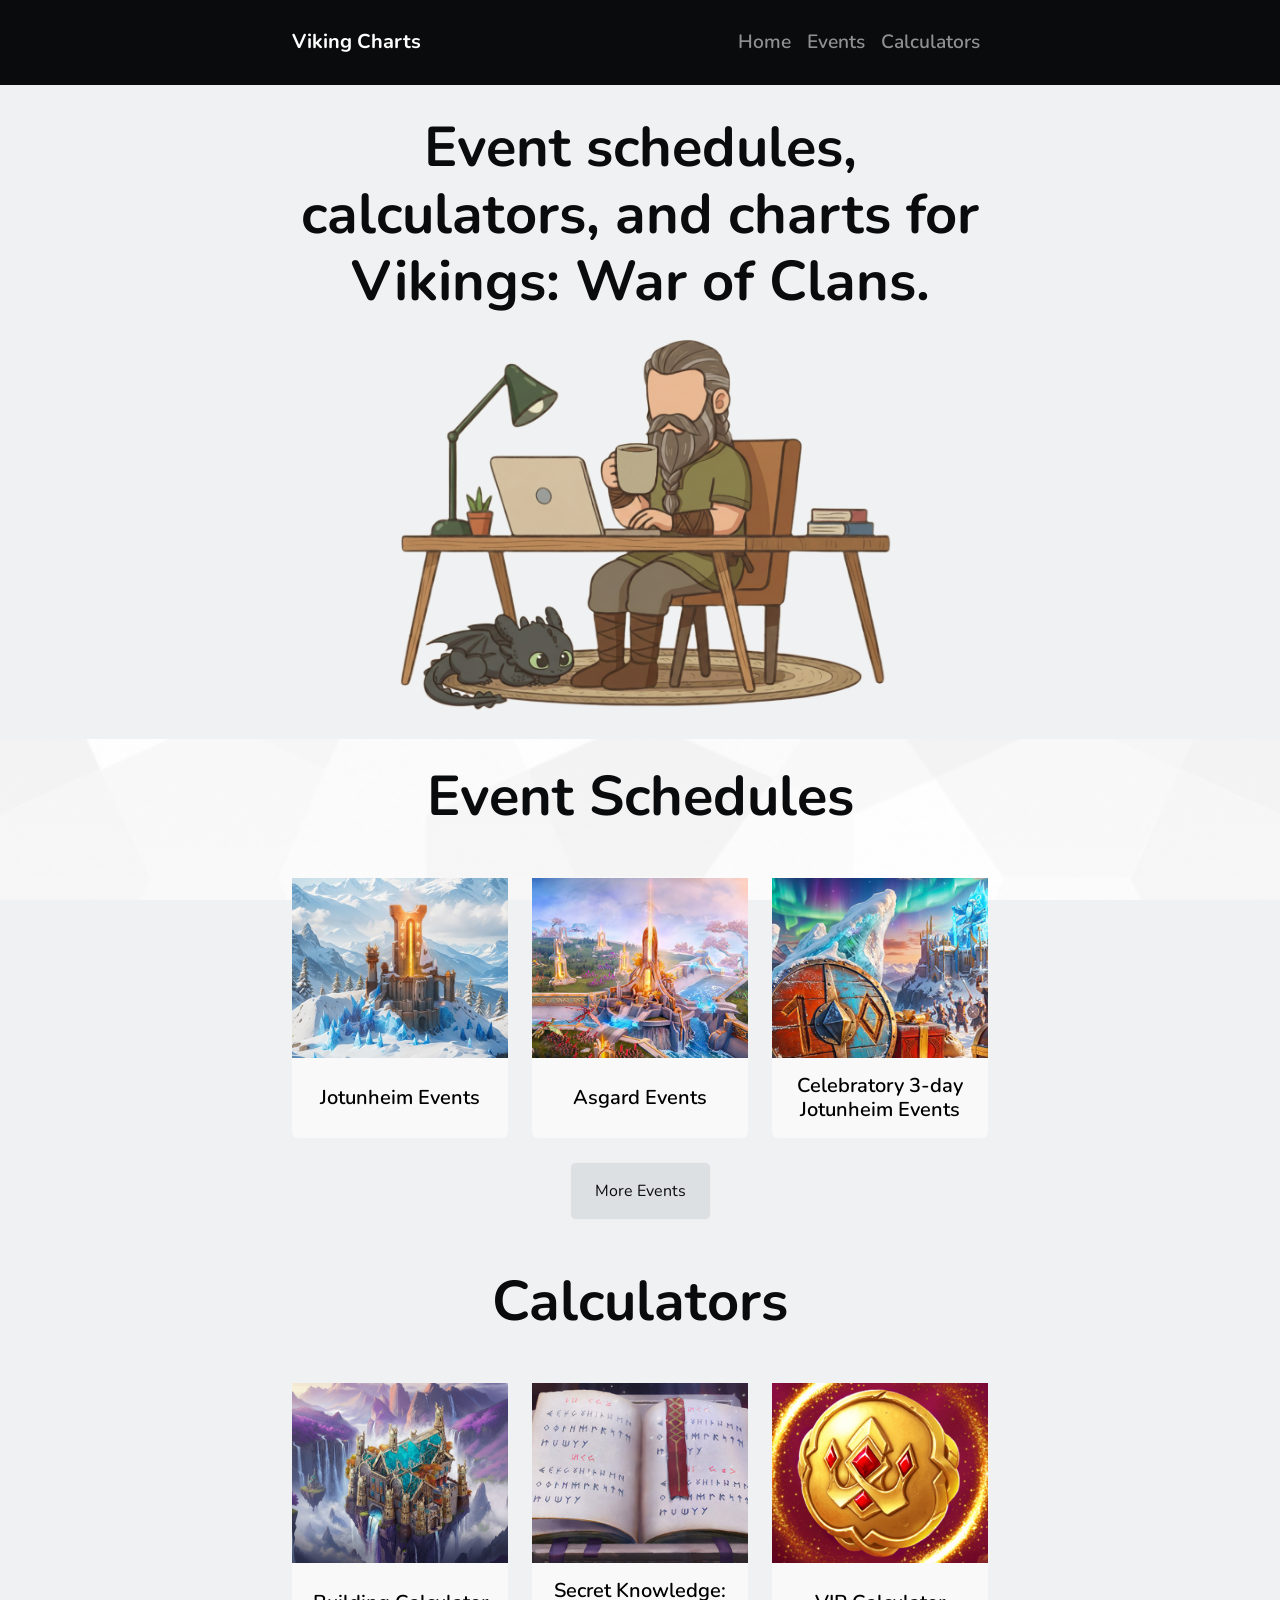
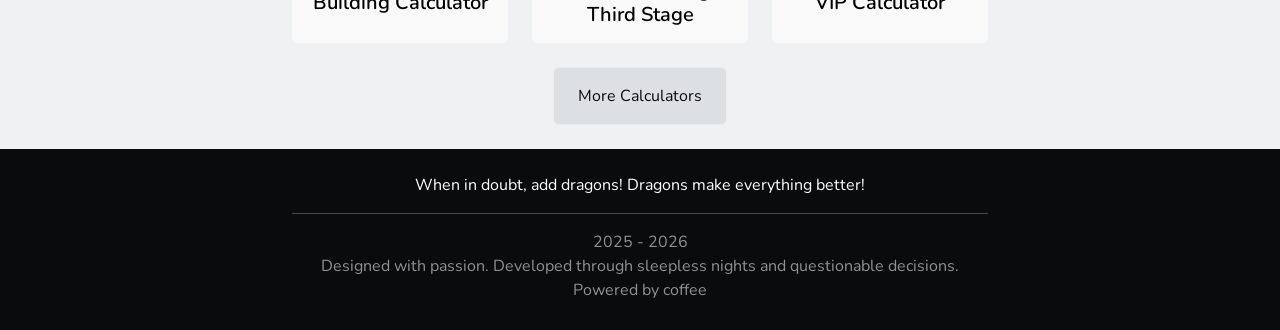
<file: index.html>
<!doctype html><html lang=en><head><meta charset=utf-8><meta name=viewport content="width=device-width,initial-scale=1"><title>Viking Charts | Viking Charts</title><meta name=theme-color content="#ffffff"><link rel=icon type=image/png sizes=96x96 href=https://vikingcharts.github.io/favicon-96x96.png><link rel=icon type=image/svg+xml href=https://vikingcharts.github.io/favicon.svg><link rel="shortcut icon" href=https://vikingcharts.github.io/favicon.ico><link rel=apple-touch-icon sizes=180x180 href=https://vikingcharts.github.io/apple-touch-icon.png><meta name=apple-mobile-web-app-title content="Viking Charts"><link rel=manifest href=https://vikingcharts.github.io/site.webmanifest><meta name=description content="Event schedules, calculators, and strategy charts for Vikings: War of Clans."><title>Viking Charts</title><meta name=description content="Event schedules, calculators, and strategy charts for Vikings: War of Clans."><link rel=canonical href=https://vikingcharts.github.io/><meta property="og:title" content="Viking Charts"><meta property="og:description" content="Event schedules, calculators, and strategy charts for Vikings: War of Clans."><meta property="og:url" content="https://vikingcharts.github.io/"><meta property="og:type" content="website"><meta property="og:image" content="https://vikingcharts.github.io/images/preview.png"><meta property="og:site_name" content="Viking Charts"><link rel=canonical href=https://vikingcharts.github.io/><link rel=preconnect href=https://fonts.googleapis.com><link rel=preconnect href=https://fonts.gstatic.com crossorigin><link rel=stylesheet href="https://fonts.googleapis.com/css2?family=Nunito:wght@400;600;700&family=Quicksand:wght@400;600&display=swap"><link href=https://cdn.jsdelivr.net/npm/bootstrap@5.3.3/dist/css/bootstrap.min.css rel=stylesheet><link href=https://cdn.jsdelivr.net/npm/bootstrap-icons@1.11.3/font/bootstrap-icons.css rel=stylesheet><link rel=stylesheet href=https://vikingcharts.github.io/scss/style.min.css></head><body class="d-flex flex-column min-vh-100"><header class="navbar navbar-expand-lg bg-dark py-3 fixed-top" data-bs-theme=dark role=banner><section class="container d-flex align-items-center justify-content-between"><a class="navbar-brand d-flex align-items-center fw-bold" href=https://vikingcharts.github.io/><span>Viking Charts</span>
</a><button id=menu-toggle class="btn p-0 border-0 bg-transparent d-lg-none" type=button aria-label="Toggle navigation">
<svg id="show-button" width="28" height="28" viewBox="0 0 20 20" fill="currentColor"><title>Menu Open</title><path d="M0 3h20v2H0V3zm0 6h20v2H0V9zm0 6h20v2H0V15z"/></svg>
<svg id="hide-button" class="d-none" width="28" height="28" viewBox="0 0 20 20" fill="currentColor"><title>Menu Close</title><line x1="4" y1="4" x2="16" y2="16" stroke="currentColor" stroke-width="2"/><line x1="16" y1="4" x2="4" y2="16" stroke="currentColor" stroke-width="2"/></svg></button><div class="collapse navbar-collapse justify-content-end" id=navbarNav><ul class="navbar-nav ms-auto nav-big"><li class=nav-item><a class=nav-link href=https://vikingcharts.github.io/>Home</a></li><li class=nav-item><a class=nav-link href=https://vikingcharts.github.io/events/>Events</a></li><li class=nav-item><a class=nav-link href=https://vikingcharts.github.io/calculators/>Calculators</a></li></ul></div></section></header><main id=main-content role=main><section class="container text-center front-lead py-4" role=region aria-label="Page Main"><h1 class="main-text display-4 fw-bold">Event schedules, calculators, and charts for Vikings: War of Clans.</h1><div class=main-lead></div></section><section class="front-events front-section text-center py-4" aria-labelledby=front-events-heading><div class=container><h2 id=front-events-heading class="display-4 fw-bold">Event Schedules</h2><div class="row row-cols-1 row-cols-md-3 g-4 justify-content-center mt-4"><div class=d-flex><article class="card d-flex h-100 flex-column position-relative"><img src=https://vikingcharts.github.io/images/events/jot-header.jpg class=card-img-top alt="Viking Charts"><div class="card-body d-flex flex-column justify-content-center text-center"><h3 class="card-title h5 mb-0"><a href=https://vikingcharts.github.io/events/jotunheim-events/ class="stretched-link text-decoration-none text-black">Jotunheim Events</a></h3></div></article></div><div class=d-flex><article class="card d-flex h-100 flex-column position-relative"><img src=https://vikingcharts.github.io/images/events/asgard-header.jpg class=card-img-top alt="Viking Charts"><div class="card-body d-flex flex-column justify-content-center text-center"><h3 class="card-title h5 mb-0"><a href=https://vikingcharts.github.io/events/asgard-events/ class="stretched-link text-decoration-none text-black">Asgard Events</a></h3></div></article></div><div class=d-flex><article class="card d-flex h-100 flex-column position-relative"><img src=https://vikingcharts.github.io/images/events/celeb-jotunheim-header.jpg class=card-img-top alt="Viking Charts"><div class="card-body d-flex flex-column justify-content-center text-center"><h3 class="card-title h5 mb-0"><a href=https://vikingcharts.github.io/events/celeb-jotunheim-events/ class="stretched-link text-decoration-none text-black">Celebratory 3-day Jotunheim Events</a></h3></div></article></div></div><div class=mt-4><a href=https://vikingcharts.github.io/events/ class="btn btn-outline-secondary btn-more-events button-click">More Events</a></div></div></section><section class="front-calculators front-section text-center py-4" aria-labelledby=front-calculators-heading><div class=container><h2 id=front-calculators-heading class="display-4 fw-bold">Calculators</h2><div class="row row-cols-1 row-cols-md-3 g-4 justify-content-center mt-4"><div class=d-flex><article class="card d-flex h-100 flex-column position-relative"><img src=https://vikingcharts.github.io/images/calculators/building-header.jpg class=card-img-top alt="Viking Charts"><div class="card-body d-flex flex-column justify-content-center text-center"><h3 class="card-title h5 mb-0"><a href=https://vikingcharts.github.io/calculators/building-calculator/ class="stretched-link text-decoration-none text-black">Building Calculator</a></h3></div></article></div><div class=d-flex><article class="card d-flex h-100 flex-column position-relative"><img src=https://vikingcharts.github.io/images/calculators/secretknowledge-header.jpg class=card-img-top alt="Viking Charts"><div class="card-body d-flex flex-column justify-content-center text-center"><h3 class="card-title h5 mb-0"><a href=https://vikingcharts.github.io/calculators/secret-knowledge-calculator/ class="stretched-link text-decoration-none text-black">Secret Knowledge: Third Stage</a></h3></div></article></div><div class=d-flex><article class="card d-flex h-100 flex-column position-relative"><img src=https://vikingcharts.github.io/images/calculators/vip-header.jpg class=card-img-top alt="Viking Charts"><div class="card-body d-flex flex-column justify-content-center text-center"><h3 class="card-title h5 mb-0"><a href=https://vikingcharts.github.io/calculators/vip-calculator/ class="stretched-link text-decoration-none text-black">VIP Calculator</a></h3></div></article></div></div><div class=mt-4><a href=https://vikingcharts.github.io/calculators/ class="btn btn-outline-secondary btn-more-calculators button-click">More Calculators</a></div></div></section></main><footer class="footer bg-dark text-white py-4 mt-auto"><div class="container text-center"><p>When in doubt, add dragons! Dragons make everything better!</p><hr><p class="mb-1 credit">2025 - 2026<br>Designed with passion. Developed through sleepless nights and questionable decisions. Powered by coffee</p></div></footer><script src=https://cdn.jsdelivr.net/npm/bootstrap@5.3.3/dist/js/bootstrap.bundle.min.js></script><script src=https://vikingcharts.github.io/js/menu-toggle.min.js defer></script><script src=https://vikingcharts.github.io/js/scrollbar.min.js defer></script></body></html>
</file>
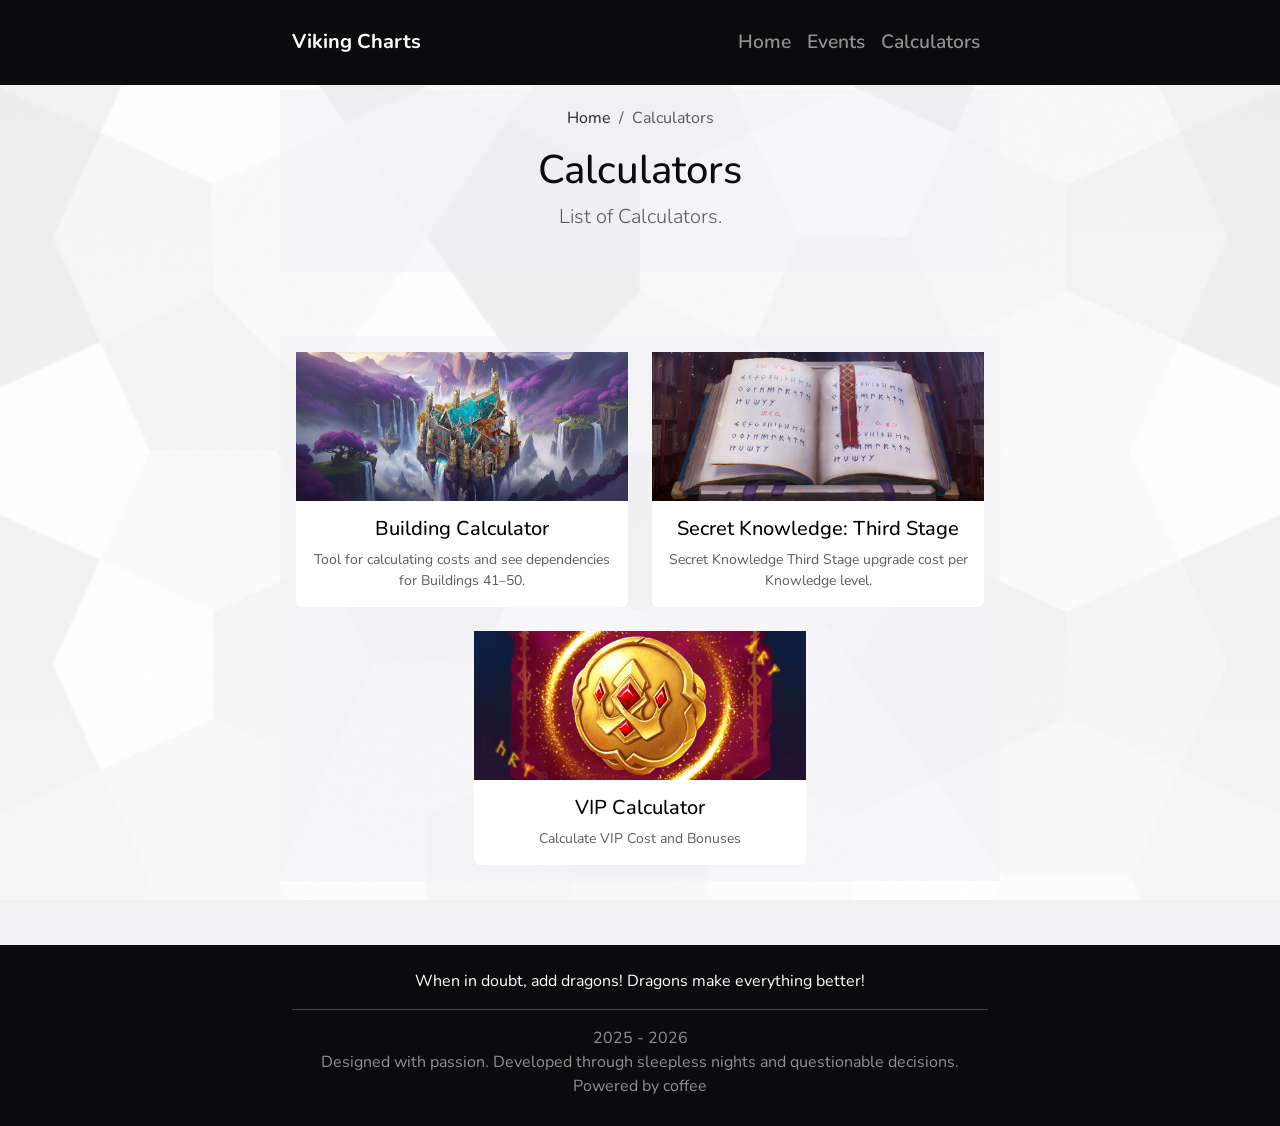
<file: calculators/index.html>
<!doctype html><html lang=en><head><meta charset=utf-8><meta name=viewport content="width=device-width,initial-scale=1"><title>Calculators | Viking Charts</title><meta name=theme-color content="#ffffff"><link rel=icon type=image/png sizes=96x96 href=https://vikingcharts.github.io/favicon-96x96.png><link rel=icon type=image/svg+xml href=https://vikingcharts.github.io/favicon.svg><link rel="shortcut icon" href=https://vikingcharts.github.io/favicon.ico><link rel=apple-touch-icon sizes=180x180 href=https://vikingcharts.github.io/apple-touch-icon.png><meta name=apple-mobile-web-app-title content="Viking Charts"><link rel=manifest href=https://vikingcharts.github.io/site.webmanifest><meta name=description content="Event schedules, calculators, and strategy charts for Vikings: War of Clans."><title>Calculators | Viking Charts</title><meta name=description content="List of Calculators"><link rel=canonical href=https://vikingcharts.github.io/calculators/><meta property="og:title" content="Calculators"><meta property="og:description" content="List of Calculators"><meta property="og:url" content="https://vikingcharts.github.io/calculators/"><meta property="og:type" content="website"><meta property="og:image" content="https://vikingcharts.github.io/images/preview.png"><meta property="og:site_name" content="Viking Charts"><link rel=canonical href=https://vikingcharts.github.io/calculators/><link rel=preconnect href=https://fonts.googleapis.com><link rel=preconnect href=https://fonts.gstatic.com crossorigin><link rel=stylesheet href="https://fonts.googleapis.com/css2?family=Nunito:wght@400;600;700&family=Quicksand:wght@400;600&display=swap"><link href=https://cdn.jsdelivr.net/npm/bootstrap@5.3.3/dist/css/bootstrap.min.css rel=stylesheet><link href=https://cdn.jsdelivr.net/npm/bootstrap-icons@1.11.3/font/bootstrap-icons.css rel=stylesheet><link rel=stylesheet href=https://vikingcharts.github.io/scss/style.min.css></head><body class="d-flex flex-column min-vh-100 single-page single-calculators"><header class="navbar navbar-expand-lg bg-dark py-3 fixed-top" data-bs-theme=dark role=banner><section class="container d-flex align-items-center justify-content-between"><a class="navbar-brand d-flex align-items-center fw-bold" href=https://vikingcharts.github.io/><span>Viking Charts</span>
</a><button id=menu-toggle class="btn p-0 border-0 bg-transparent d-lg-none" type=button aria-label="Toggle navigation">
<svg id="show-button" width="28" height="28" viewBox="0 0 20 20" fill="currentColor"><title>Menu Open</title><path d="M0 3h20v2H0V3zm0 6h20v2H0V9zm0 6h20v2H0V15z"/></svg>
<svg id="hide-button" class="d-none" width="28" height="28" viewBox="0 0 20 20" fill="currentColor"><title>Menu Close</title><line x1="4" y1="4" x2="16" y2="16" stroke="currentColor" stroke-width="2"/><line x1="16" y1="4" x2="4" y2="16" stroke="currentColor" stroke-width="2"/></svg></button><div class="collapse navbar-collapse justify-content-end" id=navbarNav><ul class="navbar-nav ms-auto nav-big"><li class=nav-item><a class=nav-link href=https://vikingcharts.github.io/>Home</a></li><li class=nav-item><a class=nav-link href=https://vikingcharts.github.io/events/>Events</a></li><li class=nav-item><a class=nav-link href=https://vikingcharts.github.io/calculators/>Calculators</a></li></ul></div></section></header><main id=main-content role=main><section class="page-calculators bg-section"><div class=container><nav aria-label=breadcrumb class=mb-2><ol class="breadcrumb justify-content-center"><li class=breadcrumb-item><a href=https://vikingcharts.github.io/>Home</a></li><li class="breadcrumb-item active" aria-current=page>Calculators</li></ol></nav><header class="page-header text-center mb-4"><h1 class=page-title>Calculators</h1><p class="lead text-muted mb-2">List of Calculators.</p></header></div></section><section class="page-calculators-section py-5 bg-event-list"><div class=container><div class="page-calculators-list row g-4 justify-content-center"><div class="col-12 col-md-6 d-flex"><article class="card flex-fill h-100 border-0"><img src=https://vikingcharts.github.io/images/calculators/building-header.jpg class="card-img-left img-fluid" alt=Calculators><div class="card-body d-flex flex-column justify-content-center text-center"><h2 class="h5 card-title mb-2"><a href=https://vikingcharts.github.io/calculators/building-calculator/ class="stretched-link text-decoration-none text-black">Building Calculator</a></h2><p class="card-text text-muted small">Tool for calculating costs and see dependencies for Buildings 41–50.</p></div></article></div><div class="col-12 col-md-6 d-flex"><article class="card flex-fill h-100 border-0"><img src=https://vikingcharts.github.io/images/calculators/secretknowledge-header.jpg class="card-img-left img-fluid" alt=Calculators><div class="card-body d-flex flex-column justify-content-center text-center"><h2 class="h5 card-title mb-2"><a href=https://vikingcharts.github.io/calculators/secret-knowledge-calculator/ class="stretched-link text-decoration-none text-black">Secret Knowledge: Third Stage</a></h2><p class="card-text text-muted small">Secret Knowledge Third Stage upgrade cost per Knowledge level.</p></div></article></div><div class="col-12 col-md-6 d-flex"><article class="card flex-fill h-100 border-0"><img src=https://vikingcharts.github.io/images/calculators/vip-header.jpg class="card-img-left img-fluid" alt=Calculators><div class="card-body d-flex flex-column justify-content-center text-center"><h2 class="h5 card-title mb-2"><a href=https://vikingcharts.github.io/calculators/vip-calculator/ class="stretched-link text-decoration-none text-black">VIP Calculator</a></h2><p class="card-text text-muted small">Calculate VIP Cost and Bonuses</p></div></article></div></div></div></section></main><footer class="footer bg-dark text-white py-4 mt-auto"><div class="container text-center"><p>When in doubt, add dragons! Dragons make everything better!</p><hr><p class="mb-1 credit">2025 - 2026<br>Designed with passion. Developed through sleepless nights and questionable decisions. Powered by coffee</p></div></footer><script src=https://cdn.jsdelivr.net/npm/bootstrap@5.3.3/dist/js/bootstrap.bundle.min.js></script><script src=https://vikingcharts.github.io/js/menu-toggle.min.js defer></script><script src=https://vikingcharts.github.io/js/scrollbar.min.js defer></script></body></html>
</file>
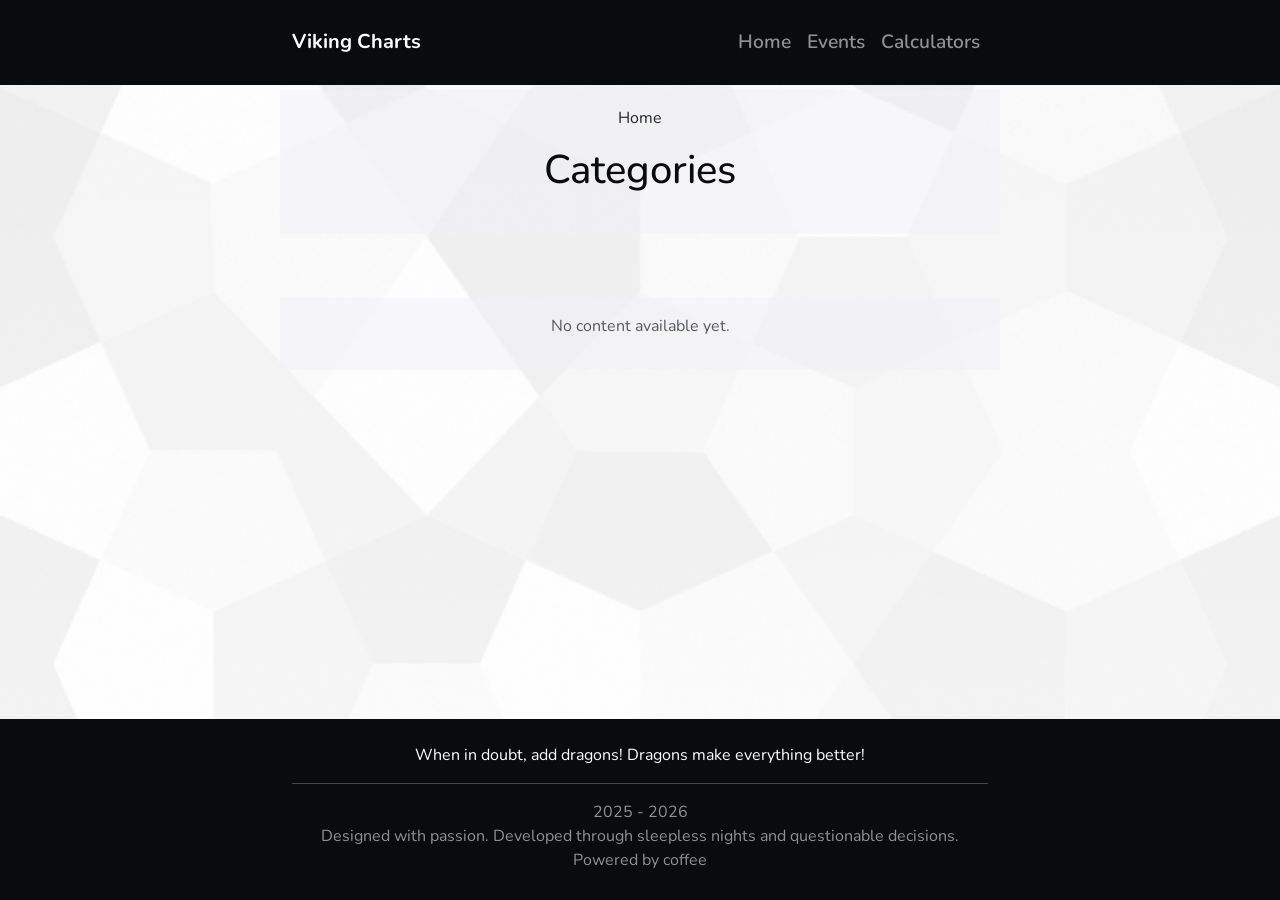
<file: categories/index.html>
<!doctype html><html lang=en><head><meta charset=utf-8><meta name=viewport content="width=device-width,initial-scale=1"><title>Categories | Viking Charts</title><meta name=theme-color content="#ffffff"><link rel=icon type=image/png sizes=96x96 href=https://vikingcharts.github.io/favicon-96x96.png><link rel=icon type=image/svg+xml href=https://vikingcharts.github.io/favicon.svg><link rel="shortcut icon" href=https://vikingcharts.github.io/favicon.ico><link rel=apple-touch-icon sizes=180x180 href=https://vikingcharts.github.io/apple-touch-icon.png><meta name=apple-mobile-web-app-title content="Viking Charts"><link rel=manifest href=https://vikingcharts.github.io/site.webmanifest><meta name=description content="Event schedules, calculators, and strategy charts for Vikings: War of Clans."><title>Categories | Viking Charts</title><meta name=description content="Event schedules, calculators, and strategy charts for Vikings: War of Clans."><link rel=canonical href=https://vikingcharts.github.io/categories/><meta property="og:title" content="Categories"><meta property="og:description" content="Event schedules, calculators, and strategy charts for Vikings: War of Clans."><meta property="og:url" content="https://vikingcharts.github.io/categories/"><meta property="og:type" content="website"><meta property="og:image" content="https://vikingcharts.github.io/images/preview.png"><meta property="og:site_name" content="Viking Charts"><link rel=canonical href=https://vikingcharts.github.io/categories/><link rel=preconnect href=https://fonts.googleapis.com><link rel=preconnect href=https://fonts.gstatic.com crossorigin><link rel=stylesheet href="https://fonts.googleapis.com/css2?family=Nunito:wght@400;600;700&family=Quicksand:wght@400;600&display=swap"><link href=https://cdn.jsdelivr.net/npm/bootstrap@5.3.3/dist/css/bootstrap.min.css rel=stylesheet><link href=https://cdn.jsdelivr.net/npm/bootstrap-icons@1.11.3/font/bootstrap-icons.css rel=stylesheet><link rel=stylesheet href=https://vikingcharts.github.io/scss/style.min.css></head><body class="d-flex flex-column min-vh-100 single-page single-categories"><header class="navbar navbar-expand-lg bg-dark py-3 fixed-top" data-bs-theme=dark role=banner><section class="container d-flex align-items-center justify-content-between"><a class="navbar-brand d-flex align-items-center fw-bold" href=https://vikingcharts.github.io/><span>Viking Charts</span>
</a><button id=menu-toggle class="btn p-0 border-0 bg-transparent d-lg-none" type=button aria-label="Toggle navigation">
<svg id="show-button" width="28" height="28" viewBox="0 0 20 20" fill="currentColor"><title>Menu Open</title><path d="M0 3h20v2H0V3zm0 6h20v2H0V9zm0 6h20v2H0V15z"/></svg>
<svg id="hide-button" class="d-none" width="28" height="28" viewBox="0 0 20 20" fill="currentColor"><title>Menu Close</title><line x1="4" y1="4" x2="16" y2="16" stroke="currentColor" stroke-width="2"/><line x1="16" y1="4" x2="4" y2="16" stroke="currentColor" stroke-width="2"/></svg></button><div class="collapse navbar-collapse justify-content-end" id=navbarNav><ul class="navbar-nav ms-auto nav-big"><li class=nav-item><a class=nav-link href=https://vikingcharts.github.io/>Home</a></li><li class=nav-item><a class=nav-link href=https://vikingcharts.github.io/events/>Events</a></li><li class=nav-item><a class=nav-link href=https://vikingcharts.github.io/calculators/>Calculators</a></li></ul></div></section></header><main id=main-content role=main><section class="page-categories bg-section"><div class=container><nav aria-label=breadcrumb class=mb-2><ol class="breadcrumb justify-content-center"><li class=breadcrumb-item><a href=https://vikingcharts.github.io/>Home</a></li></ol></nav><header class="page-header text-center mb-4"><h1 class=page-title>Categories</h1></header></div></section><section class="page-categories-section py-5 bg-event-list"><div class=container><p class="text-center text-muted">No content available yet.</p></div></section></main><footer class="footer bg-dark text-white py-4 mt-auto"><div class="container text-center"><p>When in doubt, add dragons! Dragons make everything better!</p><hr><p class="mb-1 credit">2025 - 2026<br>Designed with passion. Developed through sleepless nights and questionable decisions. Powered by coffee</p></div></footer><script src=https://cdn.jsdelivr.net/npm/bootstrap@5.3.3/dist/js/bootstrap.bundle.min.js></script><script src=https://vikingcharts.github.io/js/menu-toggle.min.js defer></script><script src=https://vikingcharts.github.io/js/scrollbar.min.js defer></script></body></html>
</file>
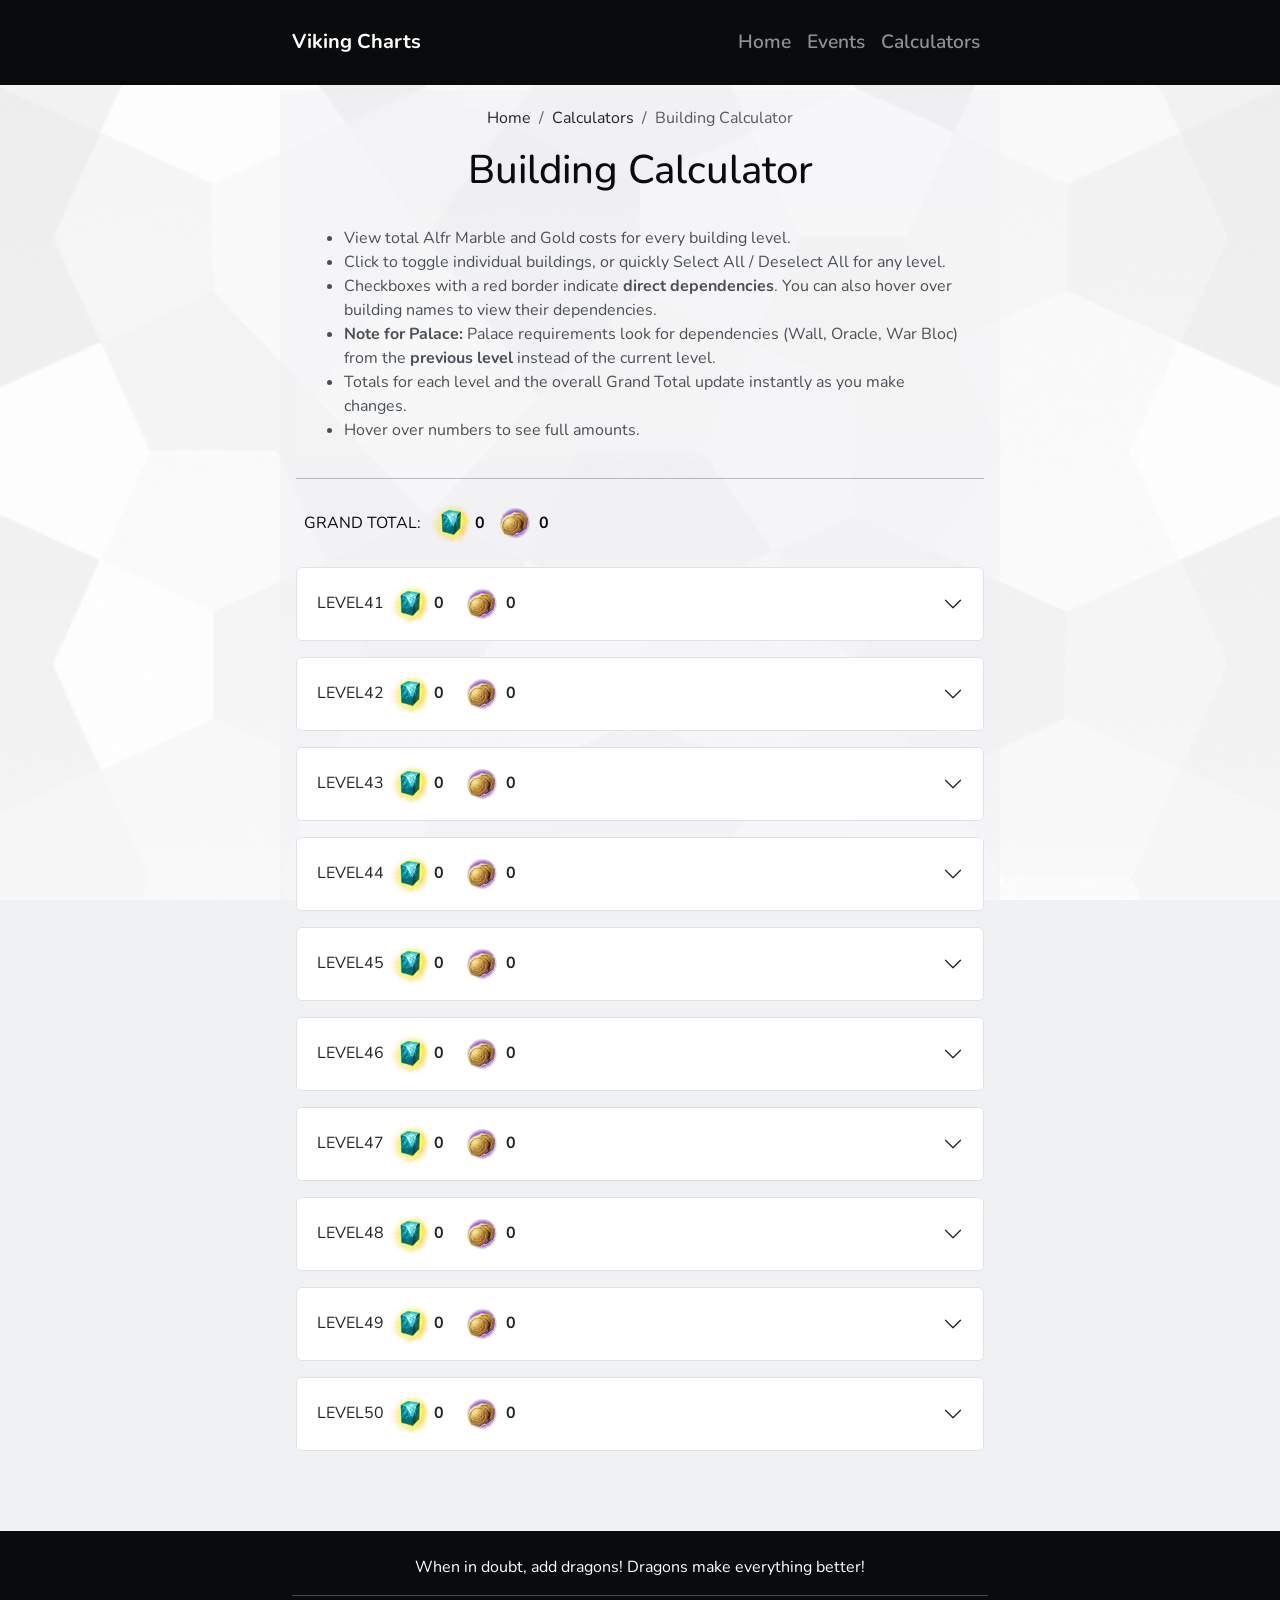
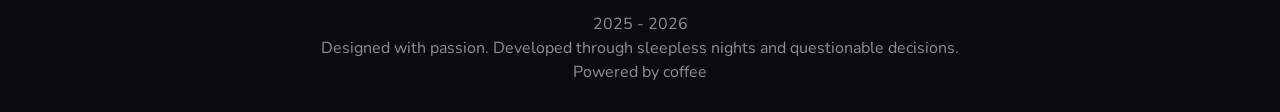
<file: calculators/building-calculator/index.html>
<!doctype html><html lang=en><head><meta charset=utf-8><meta name=viewport content="width=device-width,initial-scale=1"><title>Building Calculator | Viking Charts</title><meta name=theme-color content="#ffffff"><link rel=icon type=image/png sizes=96x96 href=https://vikingcharts.github.io/favicon-96x96.png><link rel=icon type=image/svg+xml href=https://vikingcharts.github.io/favicon.svg><link rel="shortcut icon" href=https://vikingcharts.github.io/favicon.ico><link rel=apple-touch-icon sizes=180x180 href=https://vikingcharts.github.io/apple-touch-icon.png><meta name=apple-mobile-web-app-title content="Viking Charts"><link rel=manifest href=https://vikingcharts.github.io/site.webmanifest><meta name=description content="Event schedules, calculators, and strategy charts for Vikings: War of Clans."><title>Building Calculator | Viking Charts</title><meta name=description content="Tool for calculating costs and see dependencies for Buildings 41–50."><link rel=canonical href=https://vikingcharts.github.io/calculators/building-calculator/><meta property="og:title" content="Building Calculator"><meta property="og:description" content="Tool for calculating costs and see dependencies for Buildings 41–50."><meta property="og:url" content="https://vikingcharts.github.io/calculators/building-calculator/"><meta property="og:type" content="website"><meta property="og:image" content="https://vikingcharts.github.io/images/calculators/building-header.jpg"><meta property="og:site_name" content="Viking Charts"><link rel=canonical href=https://vikingcharts.github.io/calculators/building-calculator/><link rel=preconnect href=https://fonts.googleapis.com><link rel=preconnect href=https://fonts.gstatic.com crossorigin><link rel=stylesheet href="https://fonts.googleapis.com/css2?family=Nunito:wght@400;600;700&family=Quicksand:wght@400;600&display=swap"><link href=https://cdn.jsdelivr.net/npm/bootstrap@5.3.3/dist/css/bootstrap.min.css rel=stylesheet><link href=https://cdn.jsdelivr.net/npm/bootstrap-icons@1.11.3/font/bootstrap-icons.css rel=stylesheet><link rel=stylesheet href=https://vikingcharts.github.io/scss/style.min.css></head><body class="d-flex flex-column min-vh-100 single-page single-calculators"><header class="navbar navbar-expand-lg bg-dark py-3 fixed-top" data-bs-theme=dark role=banner><section class="container d-flex align-items-center justify-content-between"><a class="navbar-brand d-flex align-items-center fw-bold" href=https://vikingcharts.github.io/><span>Viking Charts</span>
</a><button id=menu-toggle class="btn p-0 border-0 bg-transparent d-lg-none" type=button aria-label="Toggle navigation">
<svg id="show-button" width="28" height="28" viewBox="0 0 20 20" fill="currentColor"><title>Menu Open</title><path d="M0 3h20v2H0V3zm0 6h20v2H0V9zm0 6h20v2H0V15z"/></svg>
<svg id="hide-button" class="d-none" width="28" height="28" viewBox="0 0 20 20" fill="currentColor"><title>Menu Close</title><line x1="4" y1="4" x2="16" y2="16" stroke="currentColor" stroke-width="2"/><line x1="16" y1="4" x2="4" y2="16" stroke="currentColor" stroke-width="2"/></svg></button><div class="collapse navbar-collapse justify-content-end" id=navbarNav><ul class="navbar-nav ms-auto nav-big"><li class=nav-item><a class=nav-link href=https://vikingcharts.github.io/>Home</a></li><li class=nav-item><a class=nav-link href=https://vikingcharts.github.io/events/>Events</a></li><li class=nav-item><a class=nav-link href=https://vikingcharts.github.io/calculators/>Calculators</a></li></ul></div></section></header><main id=main-content role=main><section class=bg-section><div class=container><nav aria-label=breadcrumb class=mb-2><ol class="breadcrumb justify-content-center"><li class=breadcrumb-item><a href=https://vikingcharts.github.io/>Home</a></li><li class=breadcrumb-item><a href=https://vikingcharts.github.io/calculators/>Calculators</a></li><li class="breadcrumb-item active" aria-current=page>Building Calculator</li></ol></nav><article class="single-article mb-5 mx-auto"><h1 class="mb-3 text-center">Building Calculator</h1><div class="content text-center"><div class="alert alert-dark mt-3 text-start"><ul class=mb-1><li>View total Alfr Marble and Gold costs for every building level.</li><li>Click to toggle individual buildings, or quickly Select All / Deselect All for any level.</li><li>Checkboxes with a red border indicate <strong>direct dependencies</strong>. You can also hover over building names to view their dependencies.</li><li><strong>Note for Palace:</strong> Palace requirements look for dependencies (Wall, Oracle, War Bloc) from the <strong>previous level</strong> instead of the current level.</li><li>Totals for each level and the overall Grand Total update instantly as you make changes.</li><li>Hover over numbers to see full amounts.</li></ul></div><hr><div id=grand-totals class="d-flex flex-column flex-sm-row p-2 mb-3 align-items-center"><span class="gt-label mb-1 mb-sm-0 me-sm-2">GRAND TOTAL:</span><div class="d-flex align-items-center mb-1 mb-sm-0 me-2"><img src=https://vikingcharts.github.io/images/icons/alfrmarble.png class="icon-resource-lg me-1" alt="Alfr Marble">
<span id=bc-total-marble class=fw-bold>0</span></div><div class="d-flex align-items-center"><img src=https://vikingcharts.github.io/images/icons/gold.png class="icon-resource-lg me-1" alt=Gold>
<span id=bc-total-gold class=fw-bold>0</span></div></div><div id=levels-container></div><template id=level-accordion-template><div class="accordion my-3"><div class=accordion-item><h2 class=accordion-header><button class="accordion-button collapsed" type=button data-bs-toggle=collapse data-bs-target=#level-collapse-__LEVEL__ aria-expanded=false aria-controls=level-collapse-__LEVEL__>
LEVEL <span class=level-number></span>
<span class="level-total-marble d-inline-flex align-items-center"><img src=https://vikingcharts.github.io/images/icons/alfrmarble.png class="bc-icon icon-resource-lg me-1">
<span class=level-marble-value>0</span>
</span><span class="level-total-gold d-inline-flex align-items-center"><img src=https://vikingcharts.github.io/images/icons/gold.png class="bc-icon icon-resource-lg me-1">
<span class=level-gold-value>0</span></span></button></h2><div id=level-collapse-__LEVEL__ class="accordion-collapse collapse"><div class=accordion-body><div class=mb-2><button class="btn btn-sm link-button select-all">Select All</button>
<button class="btn btn-sm link-button deselect-all">Deselect All</button></div><div class="bc-table-wrapper table-responsive table-scrollable"><table class="table table-sm table-hover mb-0"><thead><tr><th style=width:55px></th><th class="building-column text-start">Building</th><th class=text-end>Alfr Marble</th><th class=text-end>Gold</th></tr></thead><tbody class=buildings-body></tbody></table></div></div></div></div></div></template><template id=building-row-template><tr><td class=text-center><input type=checkbox class=building-checkbox></td><td class="text-start building-name"></td><td class="text-end marble-cell"></td><td class="text-end gold-cell"></td></tr></template></div></article></div></section></main><footer class="footer bg-dark text-white py-4 mt-auto"><div class="container text-center"><p>When in doubt, add dragons! Dragons make everything better!</p><hr><p class="mb-1 credit">2025 - 2026<br>Designed with passion. Developed through sleepless nights and questionable decisions. Powered by coffee</p></div></footer><script src=https://cdn.jsdelivr.net/npm/bootstrap@5.3.3/dist/js/bootstrap.bundle.min.js></script><script src=https://vikingcharts.github.io/js/menu-toggle.min.js defer></script><script src=https://vikingcharts.github.io/js/scrollbar.min.js defer></script><script src=https://vikingcharts.github.io/js/building-calculator.min.js defer></script></body></html>
</file>
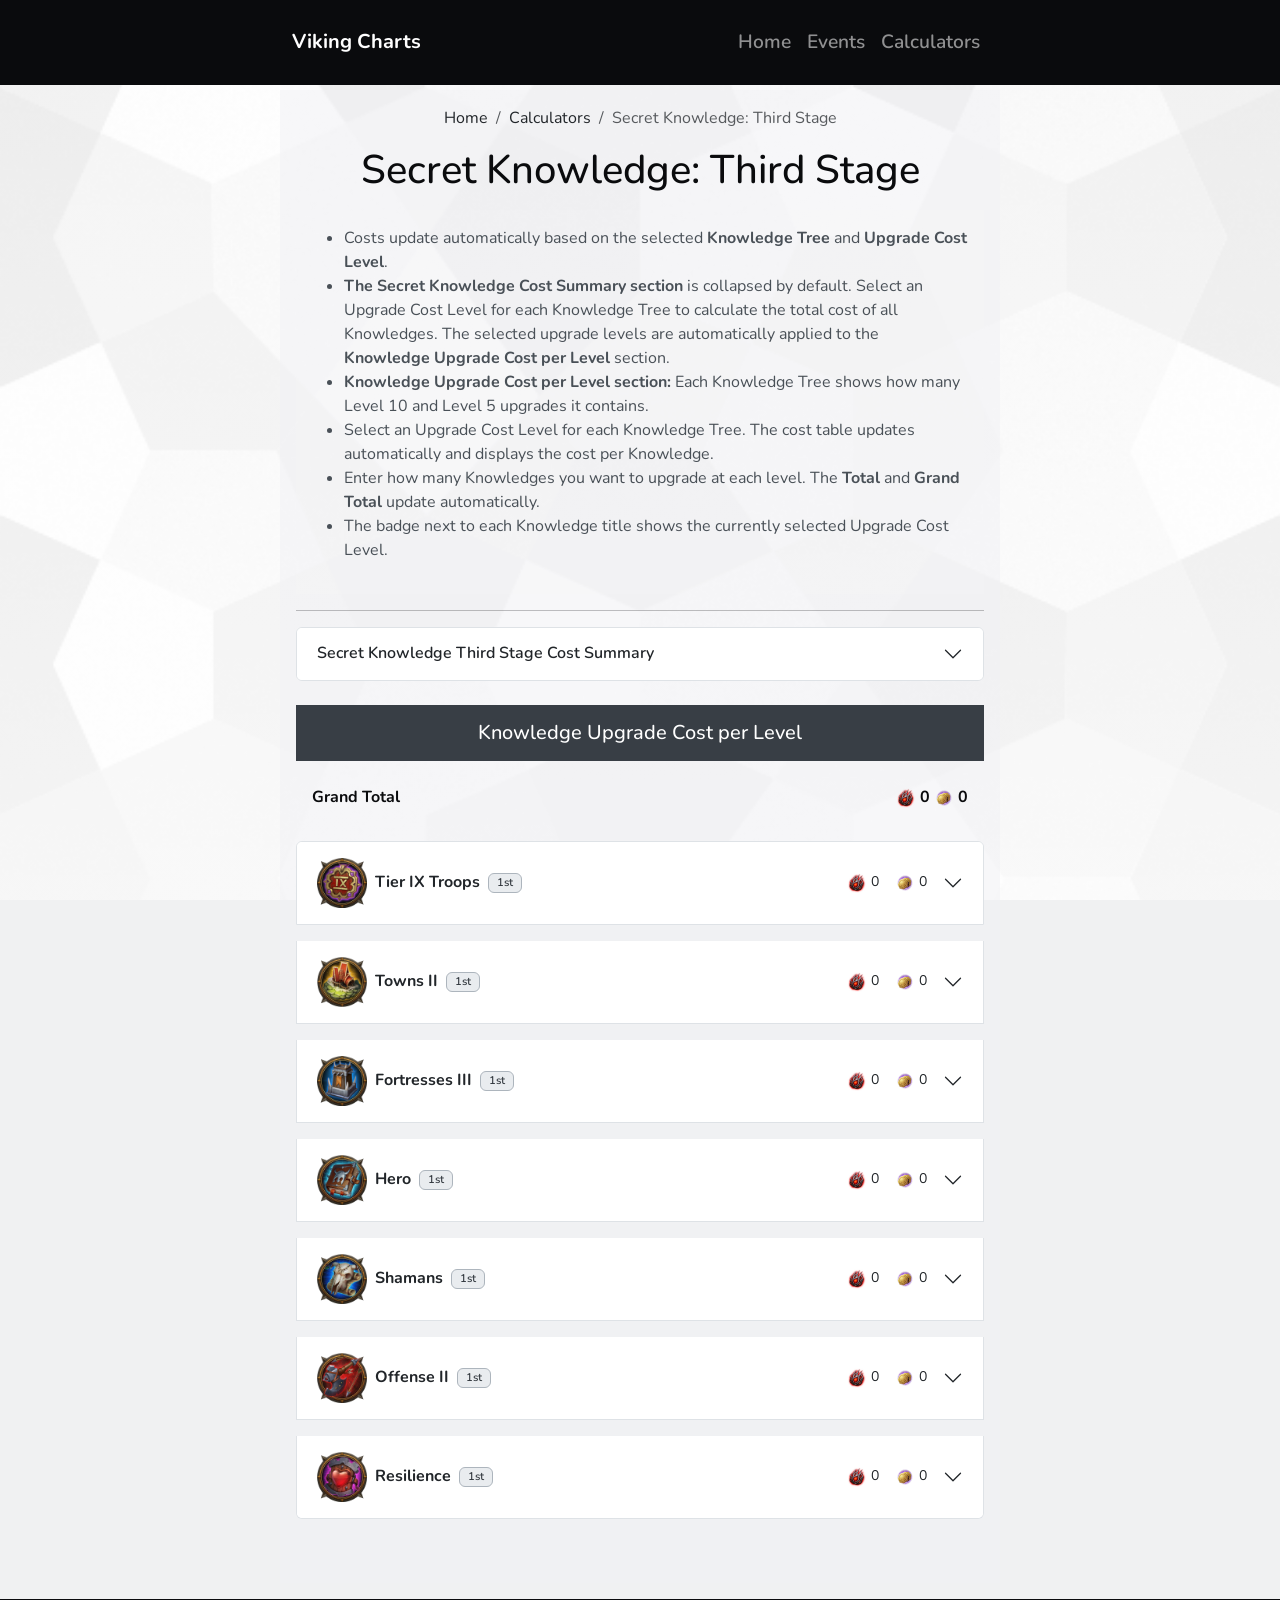
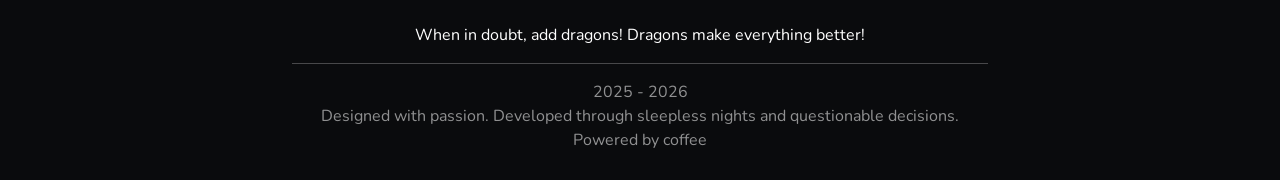
<file: calculators/secret-knowledge-calculator/index.html>
<!doctype html><html lang=en><head><meta charset=utf-8><meta name=viewport content="width=device-width,initial-scale=1"><title>Secret Knowledge: Third Stage | Viking Charts</title><meta name=theme-color content="#ffffff"><link rel=icon type=image/png sizes=96x96 href=https://vikingcharts.github.io/favicon-96x96.png><link rel=icon type=image/svg+xml href=https://vikingcharts.github.io/favicon.svg><link rel="shortcut icon" href=https://vikingcharts.github.io/favicon.ico><link rel=apple-touch-icon sizes=180x180 href=https://vikingcharts.github.io/apple-touch-icon.png><meta name=apple-mobile-web-app-title content="Viking Charts"><link rel=manifest href=https://vikingcharts.github.io/site.webmanifest><meta name=description content="Event schedules, calculators, and strategy charts for Vikings: War of Clans."><title>Secret Knowledge: Third Stage | Viking Charts</title><meta name=description content="Secret Knowledge Third Stage upgrade cost per Knowledge level."><link rel=canonical href=https://vikingcharts.github.io/calculators/secret-knowledge-calculator/><meta property="og:title" content="Secret Knowledge: Third Stage"><meta property="og:description" content="Secret Knowledge Third Stage upgrade cost per Knowledge level."><meta property="og:url" content="https://vikingcharts.github.io/calculators/secret-knowledge-calculator/"><meta property="og:type" content="website"><meta property="og:image" content="https://vikingcharts.github.io/images/calculators/secretknowledge-header.jpg"><meta property="og:site_name" content="Viking Charts"><link rel=canonical href=https://vikingcharts.github.io/calculators/secret-knowledge-calculator/><link rel=preconnect href=https://fonts.googleapis.com><link rel=preconnect href=https://fonts.gstatic.com crossorigin><link rel=stylesheet href="https://fonts.googleapis.com/css2?family=Nunito:wght@400;600;700&family=Quicksand:wght@400;600&display=swap"><link href=https://cdn.jsdelivr.net/npm/bootstrap@5.3.3/dist/css/bootstrap.min.css rel=stylesheet><link href=https://cdn.jsdelivr.net/npm/bootstrap-icons@1.11.3/font/bootstrap-icons.css rel=stylesheet><link rel=stylesheet href=https://vikingcharts.github.io/scss/style.min.css></head><body class="d-flex flex-column min-vh-100 single-page single-calculators"><header class="navbar navbar-expand-lg bg-dark py-3 fixed-top" data-bs-theme=dark role=banner><section class="container d-flex align-items-center justify-content-between"><a class="navbar-brand d-flex align-items-center fw-bold" href=https://vikingcharts.github.io/><span>Viking Charts</span>
</a><button id=menu-toggle class="btn p-0 border-0 bg-transparent d-lg-none" type=button aria-label="Toggle navigation">
<svg id="show-button" width="28" height="28" viewBox="0 0 20 20" fill="currentColor"><title>Menu Open</title><path d="M0 3h20v2H0V3zm0 6h20v2H0V9zm0 6h20v2H0V15z"/></svg>
<svg id="hide-button" class="d-none" width="28" height="28" viewBox="0 0 20 20" fill="currentColor"><title>Menu Close</title><line x1="4" y1="4" x2="16" y2="16" stroke="currentColor" stroke-width="2"/><line x1="16" y1="4" x2="4" y2="16" stroke="currentColor" stroke-width="2"/></svg></button><div class="collapse navbar-collapse justify-content-end" id=navbarNav><ul class="navbar-nav ms-auto nav-big"><li class=nav-item><a class=nav-link href=https://vikingcharts.github.io/>Home</a></li><li class=nav-item><a class=nav-link href=https://vikingcharts.github.io/events/>Events</a></li><li class=nav-item><a class=nav-link href=https://vikingcharts.github.io/calculators/>Calculators</a></li></ul></div></section></header><main id=main-content role=main><section class=bg-section><div class=container><nav aria-label=breadcrumb class=mb-2><ol class="breadcrumb justify-content-center"><li class=breadcrumb-item><a href=https://vikingcharts.github.io/>Home</a></li><li class=breadcrumb-item><a href=https://vikingcharts.github.io/calculators/>Calculators</a></li><li class="breadcrumb-item active" aria-current=page>Secret Knowledge: Third Stage</li></ol></nav><article class="single-article mb-5 mx-auto"><h1 class="mb-3 text-center">Secret Knowledge: Third Stage</h1><div class="content text-center"><div class="alert alert-dark mt-3 text-start"><ul><li>Costs update automatically based on the selected <strong>Knowledge Tree</strong> and <strong>Upgrade Cost Level</strong>.</li><li><strong>The Secret Knowledge Cost Summary section</strong> is collapsed by default. Select an Upgrade Cost Level for each Knowledge Tree to calculate the total cost of all Knowledges. The selected upgrade levels are automatically applied to the <strong>Knowledge Upgrade Cost per Level</strong> section.</li><li><strong>Knowledge Upgrade Cost per Level section:</strong> Each Knowledge Tree shows how many Level 10 and Level 5 upgrades it contains.</li><li>Select an Upgrade Cost Level for each Knowledge Tree. The cost table updates automatically and displays the cost per Knowledge.</li><li>Enter how many Knowledges you want to upgrade at each level. The <strong>Total</strong> and <strong>Grand Total</strong> update automatically.</li><li>The badge next to each Knowledge title shows the currently selected Upgrade Cost Level.</li></ul></div><hr><div class="accordion mb-4" id=sk3SummaryAccordion><div class=accordion-item><h2 class="accordion-header pt-0" id=sk3SummaryHeading><button class="accordion-button collapsed fw-semibold" type=button data-bs-toggle=collapse data-bs-target=#sk3SummaryCollapse aria-expanded=false aria-controls=sk3SummaryCollapse> Secret Knowledge Third Stage Cost Summary</button></h2><div id=sk3SummaryCollapse class="accordion-collapse collapse" aria-labelledby=sk3SummaryHeading data-bs-parent=#sk3SummaryAccordion><div class="accordion-body card-body"><div class=table-responsive><table class="table table-bordered table-hover align-middle"><thead class=table-light><tr><th class=text-start>Knowledge</th><th class=text-start style=width:180px>Upgrade Cost</th><th>Chaos</th><th>Gold</th></tr></thead><tbody id=knowledgeTable></tbody><tfoot class="table-light fw-bold"><tr><td colspan=2 class=text-end>Total*</td><td id=totalChaos>0</td><td id=totalGold>0</td></tr></tfoot></table></div><div class="mt-2 small text-muted"><em>*Totals are calculated only when each Knowledge has a unique Upgrade Cost level selected.</em></div></div></div></div></div><div class=mt-4><h5 class="pb-3 pt-3 knowledge-title">Knowledge Upgrade Cost per Level</h5><div class=knowledge-levels-conatiner><div class="mb-3 p-3"><div class="fw-bold d-flex justify-content-between"><span>Grand Total</span>
<span><span id=grandChaos>0</span>
<span id=grandGold>0</span></span></div></div><div class=accordion id=knowledgeCostAccordion></div></div></div></div></article></div></section></main><footer class="footer bg-dark text-white py-4 mt-auto"><div class="container text-center"><p>When in doubt, add dragons! Dragons make everything better!</p><hr><p class="mb-1 credit">2025 - 2026<br>Designed with passion. Developed through sleepless nights and questionable decisions. Powered by coffee</p></div></footer><script src=https://cdn.jsdelivr.net/npm/bootstrap@5.3.3/dist/js/bootstrap.bundle.min.js></script><script src=https://vikingcharts.github.io/js/menu-toggle.min.js defer></script><script src=https://vikingcharts.github.io/js/scrollbar.min.js defer></script><script src=https://vikingcharts.github.io/js/secret-knowledge-calculator.min.js defer></script></body></html>
</file>
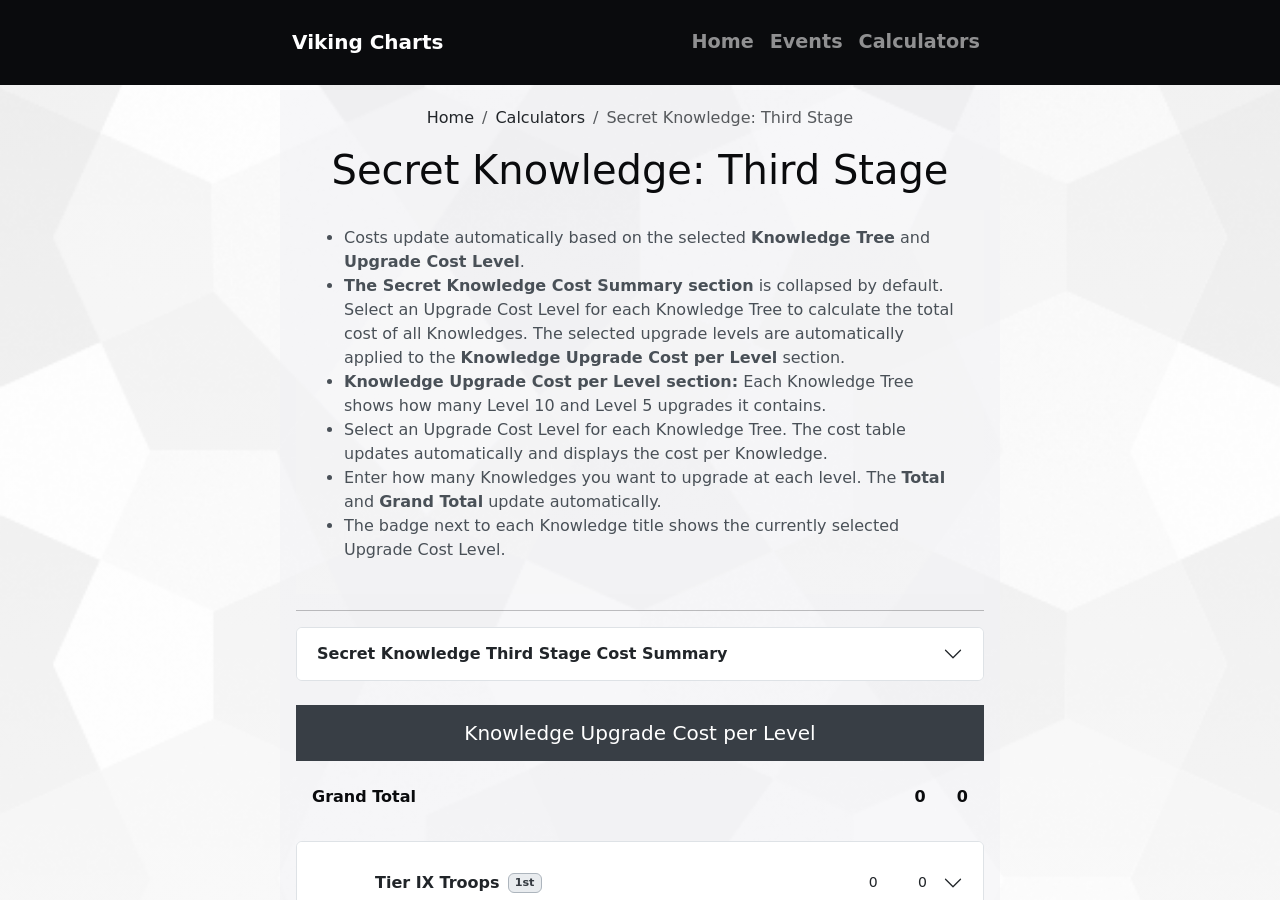
<file: calculators/secret-knowledge3/index.html>
<!doctype html><html lang=en-us><head><title>https://vikingcharts.github.io/calculators/secret-knowledge-calculator/</title><link rel=canonical href=https://vikingcharts.github.io/calculators/secret-knowledge-calculator/><meta charset=utf-8><meta http-equiv=refresh content="0; url=https://vikingcharts.github.io/calculators/secret-knowledge-calculator/"></head></html>
</file>
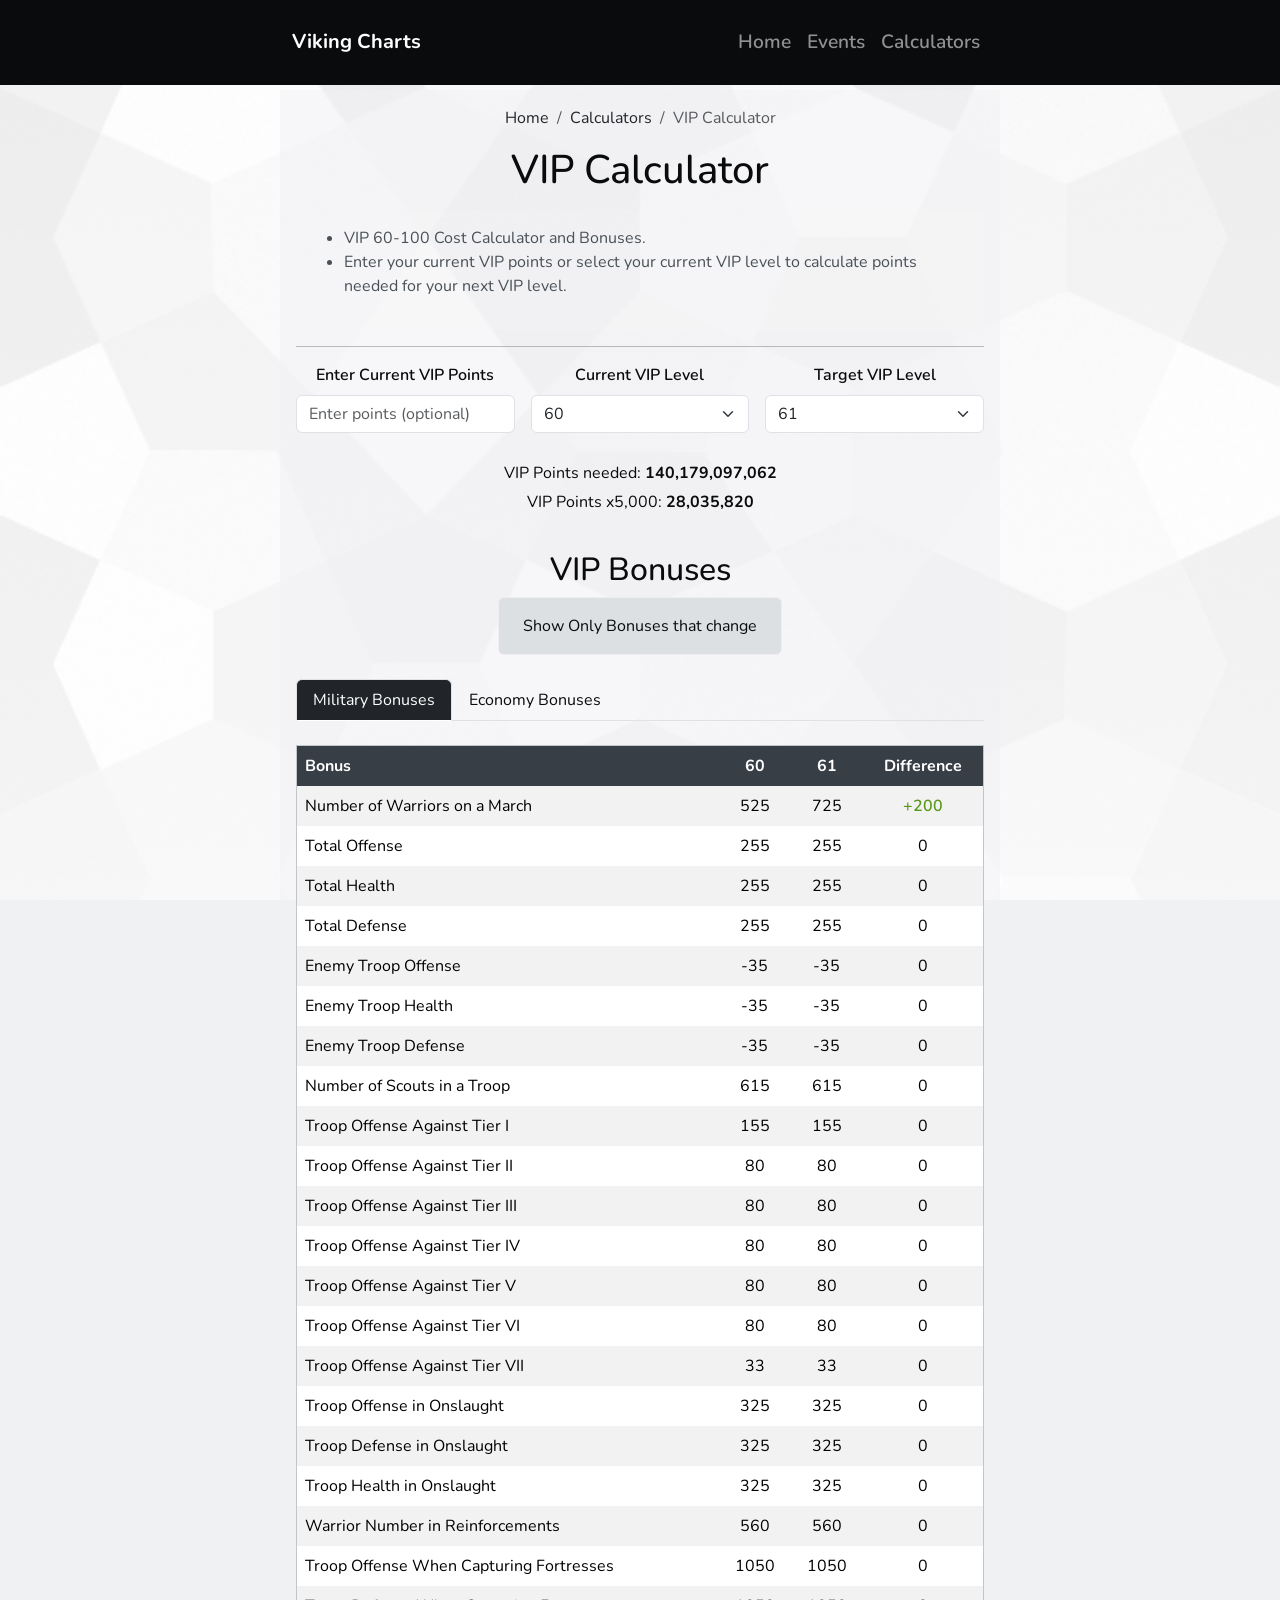
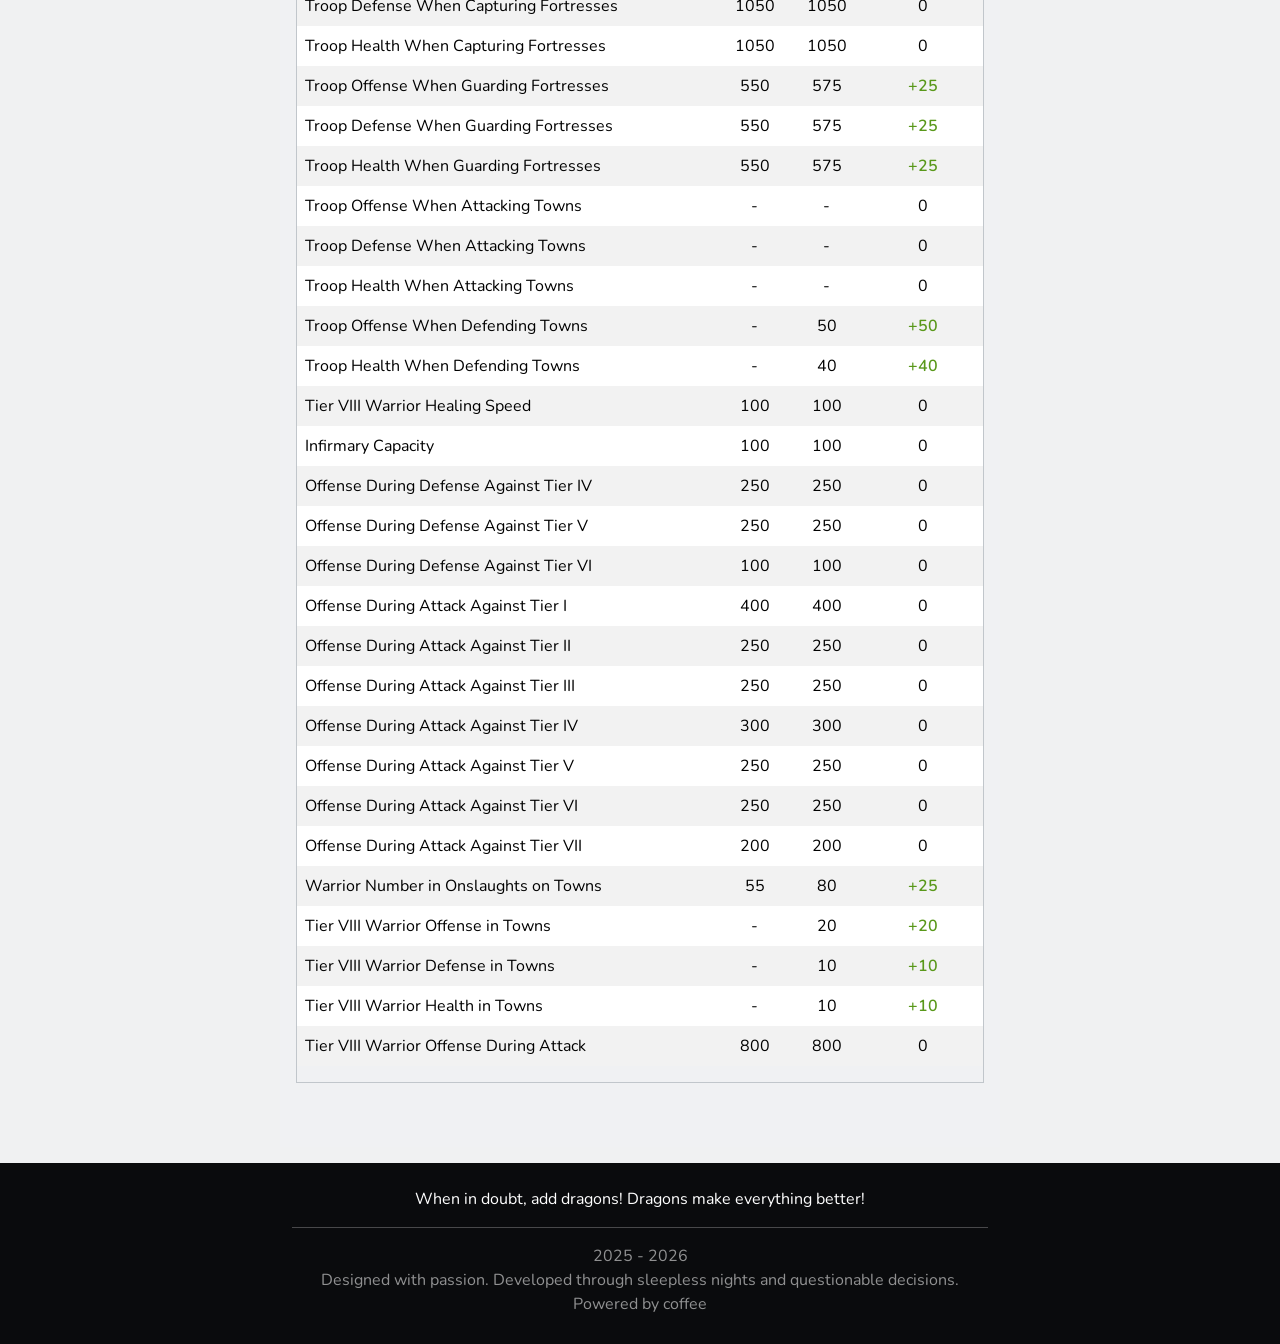
<file: calculators/vip-calculator/index.html>
<!doctype html><html lang=en><head><meta charset=utf-8><meta name=viewport content="width=device-width,initial-scale=1"><title>VIP Calculator | Viking Charts</title><meta name=theme-color content="#ffffff"><link rel=icon type=image/png sizes=96x96 href=https://vikingcharts.github.io/favicon-96x96.png><link rel=icon type=image/svg+xml href=https://vikingcharts.github.io/favicon.svg><link rel="shortcut icon" href=https://vikingcharts.github.io/favicon.ico><link rel=apple-touch-icon sizes=180x180 href=https://vikingcharts.github.io/apple-touch-icon.png><meta name=apple-mobile-web-app-title content="Viking Charts"><link rel=manifest href=https://vikingcharts.github.io/site.webmanifest><meta name=description content="Event schedules, calculators, and strategy charts for Vikings: War of Clans."><title>VIP Calculator | Viking Charts</title><meta name=description content="Calculate VIP Cost and Bonuses"><link rel=canonical href=https://vikingcharts.github.io/calculators/vip-calculator/><meta property="og:title" content="VIP Calculator"><meta property="og:description" content="Calculate VIP Cost and Bonuses"><meta property="og:url" content="https://vikingcharts.github.io/calculators/vip-calculator/"><meta property="og:type" content="website"><meta property="og:image" content="https://vikingcharts.github.io/images/calculators/vip-header.jpg"><meta property="og:site_name" content="Viking Charts"><link rel=canonical href=https://vikingcharts.github.io/calculators/vip-calculator/><link rel=preconnect href=https://fonts.googleapis.com><link rel=preconnect href=https://fonts.gstatic.com crossorigin><link rel=stylesheet href="https://fonts.googleapis.com/css2?family=Nunito:wght@400;600;700&family=Quicksand:wght@400;600&display=swap"><link href=https://cdn.jsdelivr.net/npm/bootstrap@5.3.3/dist/css/bootstrap.min.css rel=stylesheet><link href=https://cdn.jsdelivr.net/npm/bootstrap-icons@1.11.3/font/bootstrap-icons.css rel=stylesheet><link rel=stylesheet href=https://vikingcharts.github.io/scss/style.min.css></head><body class="d-flex flex-column min-vh-100 single-page single-calculators"><header class="navbar navbar-expand-lg bg-dark py-3 fixed-top" data-bs-theme=dark role=banner><section class="container d-flex align-items-center justify-content-between"><a class="navbar-brand d-flex align-items-center fw-bold" href=https://vikingcharts.github.io/><span>Viking Charts</span>
</a><button id=menu-toggle class="btn p-0 border-0 bg-transparent d-lg-none" type=button aria-label="Toggle navigation">
<svg id="show-button" width="28" height="28" viewBox="0 0 20 20" fill="currentColor"><title>Menu Open</title><path d="M0 3h20v2H0V3zm0 6h20v2H0V9zm0 6h20v2H0V15z"/></svg>
<svg id="hide-button" class="d-none" width="28" height="28" viewBox="0 0 20 20" fill="currentColor"><title>Menu Close</title><line x1="4" y1="4" x2="16" y2="16" stroke="currentColor" stroke-width="2"/><line x1="16" y1="4" x2="4" y2="16" stroke="currentColor" stroke-width="2"/></svg></button><div class="collapse navbar-collapse justify-content-end" id=navbarNav><ul class="navbar-nav ms-auto nav-big"><li class=nav-item><a class=nav-link href=https://vikingcharts.github.io/>Home</a></li><li class=nav-item><a class=nav-link href=https://vikingcharts.github.io/events/>Events</a></li><li class=nav-item><a class=nav-link href=https://vikingcharts.github.io/calculators/>Calculators</a></li></ul></div></section></header><main id=main-content role=main><section class=bg-section><div class=container><nav aria-label=breadcrumb class=mb-2><ol class="breadcrumb justify-content-center"><li class=breadcrumb-item><a href=https://vikingcharts.github.io/>Home</a></li><li class=breadcrumb-item><a href=https://vikingcharts.github.io/calculators/>Calculators</a></li><li class="breadcrumb-item active" aria-current=page>VIP Calculator</li></ol></nav><article class="single-article mb-5 mx-auto"><h1 class="mb-3 text-center">VIP Calculator</h1><div class="content text-center"><div class="alert alert-dark mt-3 text-start"><ul><li>VIP 60-100 Cost Calculator and Bonuses.</li><li>Enter your current VIP points or select your current VIP level to calculate points needed for your next VIP level.</li></ul></div><hr><div class="row g-3 mb-4"><div class=col-md-4><label for=vip-points-input class="form-label fw-semibold">Enter Current VIP Points</label>
<input type=text id=vip-points-input class=form-control placeholder="Enter points (optional)"></div><div class=col-md-4><label for=vip-current class="form-label fw-semibold">Current VIP Level</label>
<select id=vip-current class=form-select></select></div><div class=col-md-4><label for=vip-target class="form-label fw-semibold">Target VIP Level</label>
<select id=vip-target class=form-select></select></div><div id=vip-results class=d-none></div></div><h2>VIP Bonuses</h2><button id=toggle-changed class="btn button-click">
Show Only Bonuses that change</button><div id=vip-bonus-tables><ul class="nav nav-tabs my-4" id=bonusTabs role=tablist><li class=nav-item role=presentation><button class="nav-link active" id=military-tab data-bs-toggle=tab data-bs-target=#military type=button role=tab>
Military Bonuses</button></li><li class=nav-item role=presentation><button class=nav-link id=economy-tab data-bs-toggle=tab data-bs-target=#economy type=button role=tab>
Economy Bonuses</button></li></ul><div class=tab-content><div class="tab-pane fade show active" id=military role=tabpanel><div class="table-wrapper table-responsive table-scrollable"><table class="table table-striped table-scrollable--sticky-header table-borderless align-middle"><thead class=table-primary><tr><th class=text-start>Bonus</th><th id=current-vip-header-mil>Current</th><th id=target-vip-header-mil>Target</th><th>Difference</th></tr></thead><tbody id=military-bonus-body></tbody></table></div></div><div class="tab-pane fade" id=economy role=tabpanel><div class="table-wrapper table-responsive table-scrollable"><table class="table table-striped table-scrollable--sticky-header table-borderless align-middle"><thead class=table-success><tr><th class=text-start>Bonus</th><th id=current-vip-header-eco>Current</th><th id=target-vip-header-eco>Target</th><th>Difference</th></tr></thead><tbody id=economy-bonus-body></tbody></table></div></div></div></div></div></article></div></section></main><footer class="footer bg-dark text-white py-4 mt-auto"><div class="container text-center"><p>When in doubt, add dragons! Dragons make everything better!</p><hr><p class="mb-1 credit">2025 - 2026<br>Designed with passion. Developed through sleepless nights and questionable decisions. Powered by coffee</p></div></footer><script src=https://cdn.jsdelivr.net/npm/bootstrap@5.3.3/dist/js/bootstrap.bundle.min.js></script><script src=https://vikingcharts.github.io/js/menu-toggle.min.js defer></script><script src=https://vikingcharts.github.io/js/scrollbar.min.js defer></script><script src=https://vikingcharts.github.io/js/vip-calculator.min.js defer></script></body></html>
</file>
